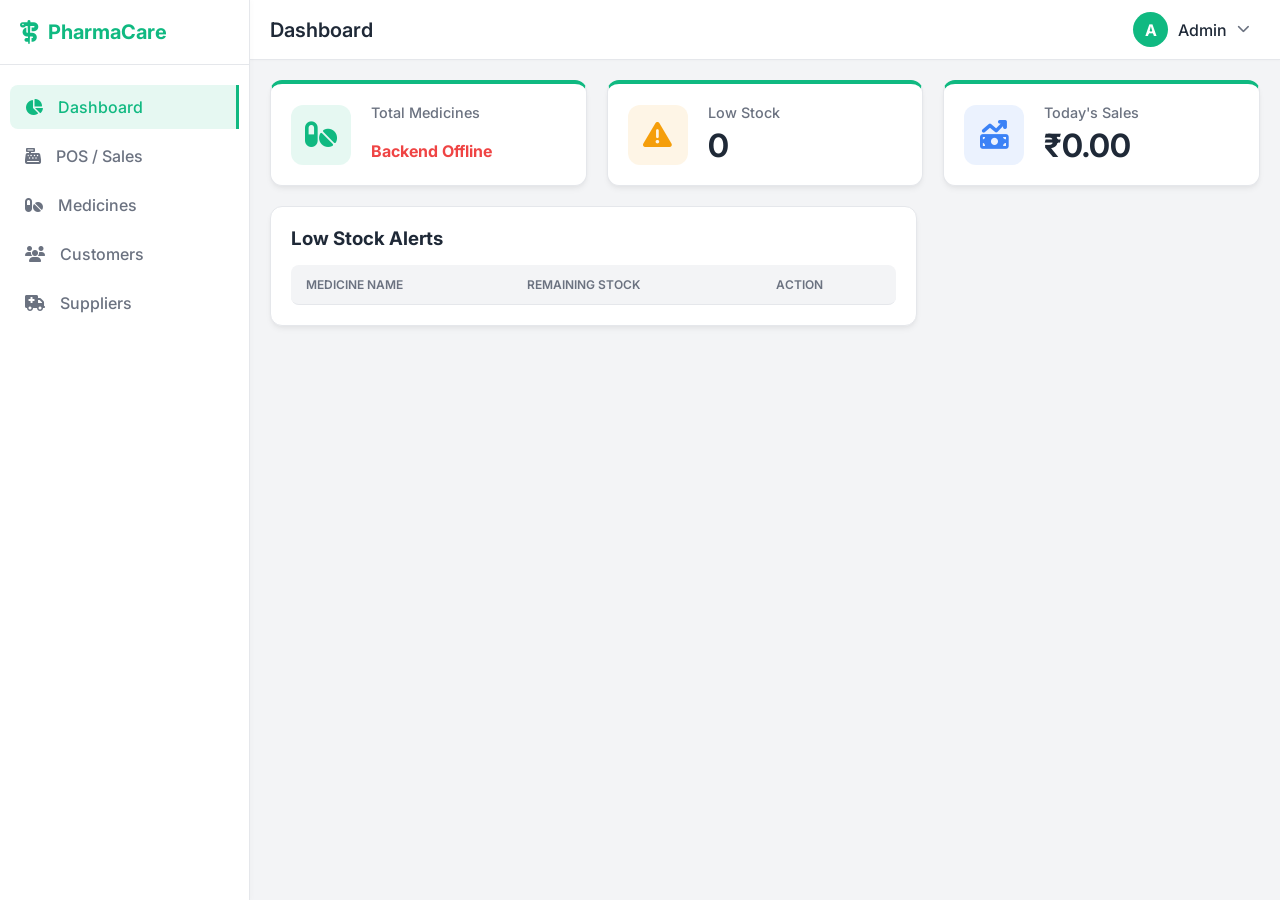
<file: src/main/resources/static/index.html>
<!DOCTYPE html>
<html lang="en">
<head>
    <meta charset="UTF-8">
    <meta name="viewport" content="width=device-width, initial-scale=1.0">
    <title>PMS - Pharmacy Management System</title>
    <link href="https://fonts.googleapis.com/css2?family=Inter:wght@300;400;500;600;700&display=swap" rel="stylesheet">
    <link rel="stylesheet" href="https://cdnjs.cloudflare.com/ajax/libs/font-awesome/6.4.0/css/all.min.css">
    <link rel="stylesheet" href="css/style.css">
</head>
<body>

    <!-- Sidebar -->
    <aside class="sidebar">
        <div class="logo-container">
            <i class="fa-solid fa-staff-snake"></i>
            <span>PharmaCare</span>
        </div>
        <ul class="nav-links">
            <li class="nav-item">
                <a href="#" class="nav-link active" data-target="dashboard-view">
                    <i class="fa-solid fa-chart-pie"></i> Dashboard
                </a>
            </li>
            <li class="nav-item">
                <a href="#" class="nav-link" data-target="pos-view">
                    <i class="fa-solid fa-cash-register"></i> POS / Sales
                </a>
            </li>
            <li class="nav-item">
                <a href="#" class="nav-link" data-target="medicines-view">
                    <i class="fa-solid fa-pills"></i> Medicines
                </a>
            </li>
            <li class="nav-item">
                <a href="#" class="nav-link" data-target="customers-view">
                    <i class="fa-solid fa-users"></i> Customers
                </a>
            </li>
            <li class="nav-item">
                <a href="#" class="nav-link" data-target="suppliers-view">
                    <i class="fa-solid fa-truck-medical"></i> Suppliers
                </a>
            </li>
        </ul>
    </aside>

    <!-- Main Content -->
    <main class="main-content">
        <!-- Topbar -->
        <header class="topbar">
            <div class="page-title" id="topbar-title">Dashboard</div>
            <div class="user-profile" id="admin-menu-toggle">
                <div class="user-avatar">A</div>
                <span style="font-weight: 500;">Admin</span>
                <i class="fa-solid fa-chevron-down" style="font-size: 0.8rem; color: var(--text-muted);"></i>
                
                <div class="dropdown-menu" id="admin-dropdown">
                    <a href="#" class="dropdown-item nav-link" data-target="profile-view"><i class="fa-solid fa-user"></i> My Profile</a>
                    <a href="#" class="dropdown-item nav-link" data-target="settings-view"><i class="fa-solid fa-gear"></i> Settings</a>
                    <div class="dropdown-divider"></div>
                    <a href="#" class="dropdown-item" style="color: var(--danger);"><i class="fa-solid fa-right-from-bracket"></i> Logout</a>
                </div>
            </div>
        </header>

        <!-- Views Container -->
        <div class="content-container">
            
            <!-- Dashboard View -->
            <div id="dashboard-view" class="view-section">
                <div class="grid-cards">
                    <div class="card stat-card">
                        <div class="stat-icon"><i class="fa-solid fa-pills"></i></div>
                        <div class="stat-details">
                            <p>Total Medicines</p>
                            <h3 id="stat-total-medicines">0</h3>
                        </div>
                    </div>
                    <div class="card stat-card">
                        <div class="stat-icon" style="background: rgba(245, 158, 11, 0.1); color: var(--warning);"><i class="fa-solid fa-triangle-exclamation"></i></div>
                        <div class="stat-details">
                            <p>Low Stock</p>
                            <h3 id="stat-low-stock">0</h3>
                        </div>
                    </div>
                    <div class="card stat-card">
                        <div class="stat-icon" style="background: rgba(59, 130, 246, 0.1); color: var(--secondary);"><i class="fa-solid fa-money-bill-trend-up"></i></div>
                        <div class="stat-details">
                            <p>Today's Sales</p>
                            <h3 id="stat-todays-sales">₹0.00</h3>
                        </div>
                    </div>
                </div>

                <div class="grid-cards" style="grid-template-columns: 2fr 1fr;">
                    <div class="card">
                        <h3 style="margin-bottom: 15px; color: var(--text-main);">Low Stock Alerts</h3>
                        <table id="low-stock-table">
                            <thead>
                                <tr>
                                    <th>Medicine Name</th>
                                    <th>Remaining Stock</th>
                                    <th>Action</th>
                                </tr>
                            </thead>
                            <tbody>
                                <!-- Populated by JS -->
                            </tbody>
                        </table>
                    </div>
                </div>
            </div>

            <!-- Medicines View -->
            <div id="medicines-view" class="view-section" style="display: none;">
                <div class="card">
                    <div style="display: flex; justify-content: space-between; margin-bottom: 20px;">
                        <input type="text" id="medicine-search" class="form-control" placeholder="Search medicines by name or category..." style="max-width: 350px;">
                        <button class="btn btn-primary" onclick="openMedicineModal()"><i class="fa-solid fa-plus"></i> Add Medicine</button>
                    </div>
                    <table id="medicines-table">
                        <thead>
                            <tr>
                                <th>ID</th>
                                <th>Name</th>
                                <th>Category</th>
                                <th>Stock</th>
                                <th>Price</th>
                                <th>Expiry Date</th>
                            </tr>
                        </thead>
                        <tbody>
                            <!-- Populated by JS -->
                        </tbody>
                    </table>
                </div>
            </div>

            <!-- Customers View -->
            <div id="customers-view" class="view-section" style="display: none;">
                <div class="card">
                    <div style="display: flex; justify-content: space-between; margin-bottom: 20px;">
                        <input type="text" id="customer-search" class="form-control" placeholder="Search customers..." style="max-width: 350px;">
                        <button class="btn btn-primary" onclick="openCustomerModal()"><i class="fa-solid fa-plus"></i> Add Customer</button>
                    </div>
                    <table id="customers-table">
                        <thead>
                            <tr>
                                <th>ID</th>
                                <th>Name</th>
                                <th>Phone</th>
                                <th>Email</th>
                                <th>Address</th>
                            </tr>
                        </thead>
                        <tbody>
                            <!-- Populated by JS -->
                        </tbody>
                    </table>
                </div>
            </div>

            <!-- Suppliers View -->
            <div id="suppliers-view" class="view-section" style="display: none;">
                <div class="card">
                    <div style="display: flex; justify-content: space-between; margin-bottom: 20px;">
                        <input type="text" id="supplier-search" class="form-control" placeholder="Search suppliers..." style="max-width: 350px;">
                        <button class="btn btn-primary" onclick="openSupplierModal()"><i class="fa-solid fa-plus"></i> Add Supplier</button>
                    </div>
                    <table id="suppliers-table">
                        <thead>
                            <tr>
                                <th>ID</th>
                                <th>Company Name</th>
                                <th>Contact Person</th>
                                <th>Phone</th>
                                <th>Email</th>
                            </tr>
                        </thead>
                        <tbody>
                            <!-- Populated by JS -->
                        </tbody>
                    </table>
                </div>
            </div>

            <!-- POS View -->
            <div id="pos-view" class="view-section" style="display: none;">
                <div class="pos-layout">
                    <!-- Products Area -->
                    <div class="pos-products">
                        <div class="pos-search">
                            <input type="text" id="pos-search-input" placeholder="Search medicines by name..." oninput="filterPOS()">
                        </div>
                        <div id="pos-product-list" class="grid-cards" style="margin-top: 20px;">
                            <!-- Products populated by JS -->
                        </div>
                    </div>
                    
                    <!-- Cart Area -->
                    <div class="pos-cart">
                        <div style="padding: 15px; border-bottom: 1px solid var(--border); background: var(--bg-main); border-radius: 12px 12px 0 0;">
                            <h3 style="color: var(--text-main);">Current Sale</h3>
                        </div>
                        <div class="cart-items" id="cart-items-container">
                            <!-- Cart items populated by JS -->
                        </div>
                        <div class="cart-summary">
                            <div class="summary-row">
                                <span>Subtotal:</span>
                                <span id="cart-subtotal">₹0.00</span>
                            </div>
                            <div class="summary-row">
                                <span>Tax (5%):</span>
                                <span id="cart-tax">₹0.00</span>
                            </div>
                            <div class="summary-row" style="align-items: center;">
                                <span>Discount (₹):</span>
                                <input type="number" id="cart-discount" class="form-control" style="width: 80px; padding: 5px; height: 30px;" value="0" min="0" oninput="renderCart()">
                            </div>
                            <div class="summary-row" style="align-items: center; margin-top: 5px; margin-bottom: 5px;">
                                <label style="display: flex; align-items: center; gap: 8px; cursor: pointer; font-weight: 500; color: var(--primary);">
                                    <input type="checkbox" id="cart-quick-delivery" onchange="toggleDelivery()">
                                    <i class="fa-solid fa-motorcycle"></i> Quick Delivery
                                </label>
                            </div>
                            <div id="delivery-address-container" style="display: none; margin-bottom: 10px;">
                                <input type="text" id="cart-delivery-address" class="form-control" placeholder="Enter delivery address..." style="width: 100%; font-size: 0.85rem; padding: 8px;">
                            </div>
                            <div class="summary-row" id="delivery-fee-row" style="display: none;">
                                <span>Delivery Fee:</span>
                                <span id="cart-delivery-fee">₹50.00</span>
                            </div>
                            <div class="summary-total">
                                <span>Net Total:</span>
                                <span id="cart-total" style="color: var(--primary);">₹0.00</span>
                            </div>
                            <button class="btn btn-primary" style="width: 100%; justify-content: center; margin-top: 20px; padding: 15px; font-size: 1.1rem; box-shadow: 0 4px 6px rgba(16, 185, 129, 0.2);" onclick="processSale()">
                                <i class="fa-solid fa-check"></i> Complete Sale & Print
                            </button>
                        </div>
                    </div>
                </div>
            </div>
            <!-- Profile View -->
            <div id="profile-view" class="view-section" style="display: none;">
                <div class="card" style="max-width: 600px; margin: 0 auto;">
                    <div style="text-align: center; margin-bottom: 30px;">
                        <div class="user-avatar" style="width: 80px; height: 80px; font-size: 2.5rem; margin: 0 auto 15px auto;">A</div>
                        <h2 style="color: var(--text-main);">Admin User</h2>
                        <p style="color: var(--text-muted);">Administrator</p>
                    </div>
                    <form>
                        <div class="form-group">
                            <label>Full Name</label>
                            <input type="text" class="form-control" value="Admin User">
                        </div>
                        <div class="form-group">
                            <label>Email Address</label>
                            <input type="email" class="form-control" value="admin@pharmacare.com">
                        </div>
                        <div class="form-group">
                            <label>Phone Number</label>
                            <input type="text" class="form-control" value="+91 98765 43210">
                        </div>
                        <div class="form-group">
                            <label>New Password</label>
                            <input type="password" class="form-control" placeholder="Leave blank to keep current password">
                        </div>
                        <button type="button" class="btn btn-primary" style="width: 100%; justify-content: center; margin-top: 10px;" onclick="alert('Profile updated successfully!')">Save Changes</button>
                    </form>
                </div>
            </div>

            <!-- Settings View -->
            <div id="settings-view" class="view-section" style="display: none;">
                <div class="card" style="max-width: 600px; margin: 0 auto;">
                    <h2 style="margin-bottom: 20px;">System Settings</h2>
                    <form>
                        <div class="form-group">
                            <label>Pharmacy Name</label>
                            <input type="text" class="form-control" value="PharmaCare">
                        </div>
                        <div class="form-group">
                            <label>Contact Email</label>
                            <input type="email" class="form-control" value="contact@pharmacare.com">
                        </div>
                        <div class="form-group">
                            <label>Tax Rate (%)</label>
                            <input type="number" step="0.1" class="form-control" value="5.0">
                        </div>
                        <div class="form-group">
                            <label>Currency Symbol</label>
                            <select class="form-control">
                                <option value="₹">₹ (INR)</option>
                                <option value="$">$ (USD)</option>
                                <option value="€">€ (EUR)</option>
                                <option value="£">£ (GBP)</option>
                            </select>
                        </div>
                        <div class="form-group">
                            <label>Theme Preference</label>
                            <select class="form-control">
                                <option>System Default</option>
                                <option>Light Mode</option>
                                <option>Dark Mode</option>
                            </select>
                        </div>
                        <button type="button" class="btn btn-primary" style="width: 100%; justify-content: center; margin-top: 10px;" onclick="alert('Settings saved successfully!')">Save Settings</button>
                    </form>
                </div>
            </div>

        </div>
    </main>

    <!-- Medicine Modal -->
    <div id="medicine-modal" class="modal">
        <div class="modal-content">
            <button class="modal-close" onclick="closeModal('medicine-modal')">&times;</button>
            <h2 style="margin-bottom: 20px;">Add New Medicine</h2>
            <form id="medicine-form">
                <div class="form-group">
                    <label>Medicine Name</label>
                    <input type="text" id="med-name" class="form-control" required>
                </div>
                <div class="grid-cards" style="grid-template-columns: 1fr 1fr; margin-bottom: 0;">
                    <div class="form-group">
                        <label>Category</label>
                        <input type="text" id="med-category" class="form-control">
                    </div>
                    <div class="form-group">
                        <label>Quantity in Stock</label>
                        <input type="number" id="med-qty" class="form-control" required>
                    </div>
                </div>
                <div class="grid-cards" style="grid-template-columns: 1fr 1fr; margin-bottom: 0;">
                    <div class="form-group">
                        <label>Selling Price (₹)</label>
                        <input type="number" step="0.01" id="med-price" class="form-control" required>
                    </div>
                    <div class="form-group">
                        <label>Cost Price (₹)</label>
                        <input type="number" step="0.01" id="med-cost" class="form-control">
                    </div>
                </div>
                <div class="form-group">
                    <label>Expiry Date</label>
                    <input type="date" id="med-expiry" class="form-control">
                </div>
                <button type="submit" class="btn btn-primary" style="width: 100%; justify-content: center; margin-top: 10px;">Save Medicine</button>
            </form>
        </div>
    </div>

    <!-- Customer Modal -->
    <div id="customer-modal" class="modal">
        <div class="modal-content">
            <button class="modal-close" onclick="closeModal('customer-modal')">&times;</button>
            <h2 style="margin-bottom: 20px;">Add New Customer</h2>
            <form id="customer-form">
                <div class="form-group">
                    <label>Full Name</label>
                    <input type="text" id="cust-name" class="form-control" required>
                </div>
                <div class="form-group">
                    <label>Phone Number</label>
                    <input type="text" id="cust-phone" class="form-control" required>
                </div>
                <div class="form-group">
                    <label>Email Address</label>
                    <input type="email" id="cust-email" class="form-control">
                </div>
                <div class="form-group">
                    <label>Address</label>
                    <input type="text" id="cust-address" class="form-control">
                </div>
                <button type="submit" class="btn btn-primary" style="width: 100%; justify-content: center; margin-top: 10px;">Save Customer</button>
            </form>
        </div>
    </div>

    <!-- Supplier Modal -->
    <div id="supplier-modal" class="modal">
        <div class="modal-content">
            <button class="modal-close" onclick="closeModal('supplier-modal')">&times;</button>
            <h2 style="margin-bottom: 20px;">Add New Supplier</h2>
            <form id="supplier-form">
                <div class="form-group">
                    <label>Company Name</label>
                    <input type="text" id="sup-name" class="form-control" required>
                </div>
                <div class="form-group">
                    <label>Contact Person</label>
                    <input type="text" id="sup-person" class="form-control" required>
                </div>
                <div class="form-group">
                    <label>Phone Number</label>
                    <input type="text" id="sup-phone" class="form-control" required>
                </div>
                <div class="form-group">
                    <label>Email Address</label>
                    <input type="email" id="sup-email" class="form-control">
                </div>
                <button type="submit" class="btn btn-primary" style="width: 100%; justify-content: center; margin-top: 10px;">Save Supplier</button>
            </form>
        </div>
    </div>

    <!-- Invoice Modal (Receipt) -->
    <div id="invoice-modal" class="modal">
        <div class="modal-content large">
            <button class="modal-close" onclick="closeModal('invoice-modal')">&times;</button>
            
            <div id="invoice-printable-area">
                <div class="invoice-header">
                    <h1>PharmaCare</h1>
                    <p>123 Health Avenue, Medical District, Mumbai, MH 400001</p>
                    <p>Phone: (555) 123-4567 | Email: contact@pharmacare.com</p>
                    <h3 style="margin-top: 15px; color: var(--text-main);">TAX INVOICE</h3>
                    <p style="text-align: right; margin-top: -20px;" id="invoice-date"></p>
                </div>

                <div id="inv-delivery-address-section" style="margin-top: 15px; margin-bottom: 15px; display: none; padding: 10px; background: rgba(59, 130, 246, 0.05); border-radius: 8px; border-left: 4px solid var(--primary);">
                    <strong style="color: var(--primary);"><i class="fa-solid fa-motorcycle"></i> Delivery Address:</strong> <br>
                    <span id="inv-delivery-address" style="font-size: 0.95rem; color: var(--text-main);"></span>
                </div>

                <table class="invoice-table">
                    <thead>
                        <tr>
                            <th>Item Name</th>
                            <th>Qty</th>
                            <th>Unit Price</th>
                            <th style="text-align: right;">Total</th>
                        </tr>
                    </thead>
                    <tbody id="invoice-items">
                        <!-- Populated by JS -->
                    </tbody>
                </table>

                <div style="margin-top: 20px; display: flex; justify-content: flex-end;">
                    <div style="width: 250px;">
                        <div class="summary-row">
                            <span>Subtotal:</span>
                            <span id="inv-subtotal">₹0.00</span>
                        </div>
                        <div class="summary-row">
                            <span>Tax (5%):</span>
                            <span id="inv-tax">₹0.00</span>
                        </div>
                        <div class="summary-row">
                            <span>Discount:</span>
                            <span id="inv-discount">-₹0.00</span>
                        </div>
                        <div class="summary-row" id="inv-delivery-row" style="display: none;">
                            <span>Delivery Fee:</span>
                            <span id="inv-delivery-fee">₹50.00</span>
                        </div>
                        <div class="summary-total" style="font-size: 1.5rem;">
                            <span>Net Total:</span>
                            <span id="inv-total" style="color: var(--primary);">₹0.00</span>
                        </div>
                    </div>
                </div>
                
                <div style="margin-top: 40px; text-align: center; color: var(--text-muted); font-size: 0.9rem;">
                    <p>Thank you for shopping with PharmaCare!</p>
                    <p>Get well soon.</p>
                </div>
            </div>

            <div style="display: flex; gap: 10px; margin-top: 30px;">
                <button class="btn btn-outline" style="flex: 1; justify-content: center;" onclick="closeModal('invoice-modal')">Close</button>
                <button class="btn btn-primary" style="flex: 1; justify-content: center;" onclick="window.print()"><i class="fa-solid fa-print"></i> Print Receipt</button>
            </div>
        </div>
    </div>

    <script src="js/app.js"></script>
</body>
</html>
</file>
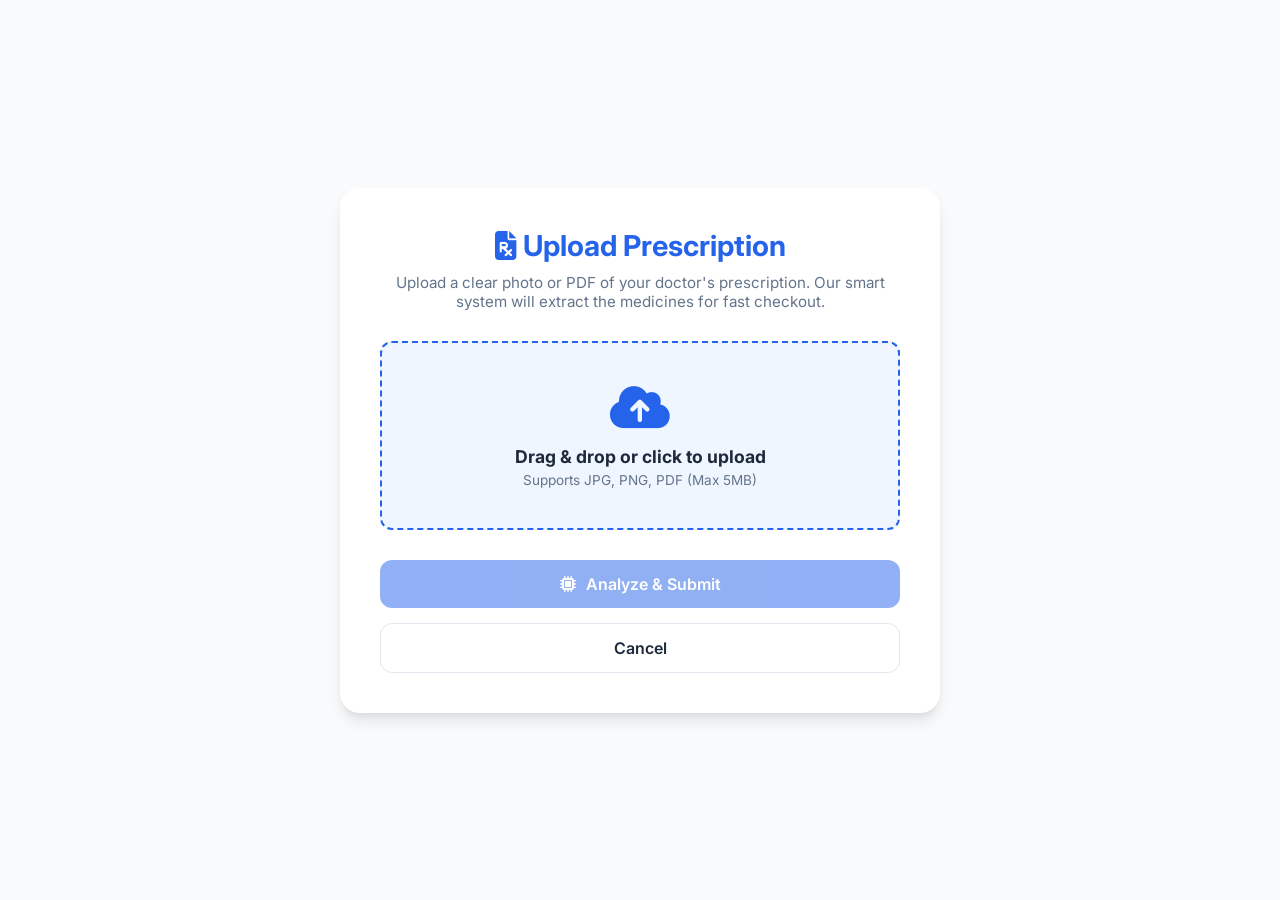
<file: src/main/resources/static/prescription.html>
<!DOCTYPE html>
<html lang="en">
<head>
    <meta charset="UTF-8">
    <meta name="viewport" content="width=device-width, initial-scale=1.0">
    <title>Upload Prescription - PharmaCare</title>
    <link href="https://fonts.googleapis.com/css2?family=Inter:wght@300;400;500;600;700&display=swap" rel="stylesheet">
    <link rel="stylesheet" href="https://cdnjs.cloudflare.com/ajax/libs/font-awesome/6.4.0/css/all.min.css">
    <style>
        :root {
            --primary: #2563eb;
            --primary-hover: #1d4ed8;
            --secondary: #10b981;
            --bg-body: #f8fafc;
            --bg-card: #ffffff;
            --text-main: #1e293b;
            --text-muted: #64748b;
            --border: #e2e8f0;
            --shadow: 0 10px 15px -3px rgba(0, 0, 0, 0.1), 0 4px 6px -2px rgba(0, 0, 0, 0.05);
            --radius: 12px;
        }

        * { margin: 0; padding: 0; box-sizing: border-box; font-family: 'Inter', sans-serif; }
        body { background-color: var(--bg-body); color: var(--text-main); display: flex; align-items: center; justify-content: center; min-height: 100vh; padding: 20px; }

        .container {
            width: 100%; max-width: 600px; background: var(--bg-card); border-radius: 20px; box-shadow: var(--shadow); overflow: hidden; padding: 40px; position: relative;
        }

        .header { text-align: center; margin-bottom: 30px; }
        .header h1 { font-size: 1.8rem; color: var(--primary); margin-bottom: 10px; }
        .header p { color: var(--text-muted); font-size: 0.95rem; }

        .upload-zone {
            border: 2px dashed var(--primary); border-radius: var(--radius); padding: 40px 20px; text-align: center; background: #eff6ff; cursor: pointer; transition: all 0.3s; margin-bottom: 30px; position: relative;
        }
        .upload-zone:hover { background: #dbeafe; border-color: var(--primary-hover); }
        .upload-zone i { font-size: 3rem; color: var(--primary); margin-bottom: 15px; }
        .upload-zone h3 { font-size: 1.1rem; margin-bottom: 5px; }
        .upload-zone p { font-size: 0.85rem; color: var(--text-muted); }
        
        #file-input { display: none; }

        .preview-container {
            display: none; align-items: center; gap: 15px; padding: 15px; background: #f8fafc; border: 1px solid var(--border); border-radius: var(--radius); margin-bottom: 30px;
        }
        .preview-icon { font-size: 2rem; color: var(--secondary); }
        .preview-details { flex: 1; }
        .preview-name { font-weight: 600; font-size: 0.95rem; margin-bottom: 3px; }
        .preview-size { font-size: 0.8rem; color: var(--text-muted); }

        .btn {
            width: 100%; padding: 14px; border: none; border-radius: var(--radius); font-size: 1rem; font-weight: 600; cursor: pointer; transition: all 0.3s; display: flex; justify-content: center; align-items: center; gap: 10px;
        }
        .btn-primary { background: var(--primary); color: white; }
        .btn-primary:hover { background: var(--primary-hover); }
        .btn-secondary { background: white; color: var(--text-main); border: 1px solid var(--border); margin-top: 15px; }

        /* Scanner Animation */
        .scanner-overlay {
            position: absolute; top: 0; left: 0; right: 0; bottom: 0; background: rgba(255,255,255,0.9); z-index: 10; display: none; flex-direction: column; align-items: center; justify-content: center;
        }
        .scanner-line {
            width: 100%; max-width: 300px; height: 3px; background: var(--secondary); position: relative; overflow: hidden; margin-bottom: 20px; box-shadow: 0 0 10px var(--secondary);
            animation: scan 1.5s ease-in-out infinite alternate;
        }
        @keyframes scan {
            0% { transform: translateY(-50px); }
            100% { transform: translateY(50px); }
        }
        .scanner-text { font-weight: 600; color: var(--text-main); font-size: 1.1rem; }
        .scanner-subtext { font-size: 0.85rem; color: var(--text-muted); margin-top: 5px; }

    </style>
</head>
<body>

    <div class="container">
        <div class="header">
            <h1><i class="fa-solid fa-file-prescription"></i> Upload Prescription</h1>
            <p>Upload a clear photo or PDF of your doctor's prescription. Our smart system will extract the medicines for fast checkout.</p>
        </div>

        <div class="upload-zone" onclick="document.getElementById('file-input').click()">
            <i class="fa-solid fa-cloud-arrow-up"></i>
            <h3>Drag & drop or click to upload</h3>
            <p>Supports JPG, PNG, PDF (Max 5MB)</p>
            <input type="file" id="file-input" accept="image/*,.pdf" onchange="handleFile(this)">
        </div>

        <div class="preview-container" id="preview-box">
            <i class="fa-regular fa-image preview-icon"></i>
            <div class="preview-details">
                <div class="preview-name" id="file-name">prescription_img.jpg</div>
                <div class="preview-size" id="file-size">1.2 MB</div>
            </div>
            <i class="fa-solid fa-circle-check" style="color: var(--secondary); font-size: 1.2rem;"></i>
        </div>

        <button class="btn btn-primary" onclick="startScan()" id="submit-btn" disabled style="opacity: 0.5;">
            <i class="fa-solid fa-microchip"></i> Analyze & Submit
        </button>
        <button class="btn btn-secondary" onclick="window.location.href='store.html'">Cancel</button>

        <!-- Scanner Simulation UI -->
        <div class="scanner-overlay" id="scanner">
            <i class="fa-solid fa-microscope" style="font-size: 3rem; color: var(--secondary); margin-bottom: 20px;"></i>
            <div class="scanner-line"></div>
            <div class="scanner-text" id="scan-text">Extracting handwriting...</div>
            <div class="scanner-subtext">Powered by Smart OCR</div>
        </div>
    </div>

    <script>
        let selectedFile = null;

        function handleFile(input) {
            if (input.files && input.files[0]) {
                selectedFile = input.files[0];
                document.getElementById('file-name').innerText = selectedFile.name;
                document.getElementById('file-size').innerText = (selectedFile.size / 1024 / 1024).toFixed(2) + ' MB';
                
                document.getElementById('preview-box').style.display = 'flex';
                const btn = document.getElementById('submit-btn');
                btn.disabled = false;
                btn.style.opacity = '1';
            }
        }

        async function startScan() {
            if (!selectedFile) return;

            const scanner = document.getElementById('scanner');
            const scanText = document.getElementById('scan-text');
            scanner.style.display = 'flex';

            // Simulate OCR scanning stages
            setTimeout(() => { scanText.innerText = "Verifying Doctor's Signature..."; }, 1500);
            setTimeout(() => { scanText.innerText = "Cross-referencing Medicines..."; }, 3000);

            // Submit to backend
            setTimeout(async () => {
                const payload = {
                    fileName: selectedFile.name,
                    fileUrl: "https://images.unsplash.com/photo-1585435557343-3b092031a831?w=500&q=80", // Placeholder mockup image
                    customer: { id: 1 }
                };

                try {
                    const res = await fetch('http://localhost:8080/api/prescriptions/upload', {
                        method: 'POST',
                        headers: { 'Content-Type': 'application/json' },
                        body: JSON.stringify(payload)
                    });
                    
                    if(res.ok) {
                        scanText.innerText = "Verification Complete!";
                        scanText.style.color = "var(--secondary)";
                        document.querySelector('.scanner-line').style.display = 'none';
                        document.querySelector('.fa-microscope').className = 'fa-solid fa-circle-check';
                        
                        setTimeout(() => {
                            window.location.href = 'customer-dashboard.html';
                        }, 1000);
                    } else {
                        alert("Error uploading prescription.");
                        scanner.style.display = 'none';
                    }
                } catch(e) {
                    console.error(e);
                    alert("Network error.");
                    scanner.style.display = 'none';
                }
            }, 4500);
        }
    </script>
</body>
</html>
</file>
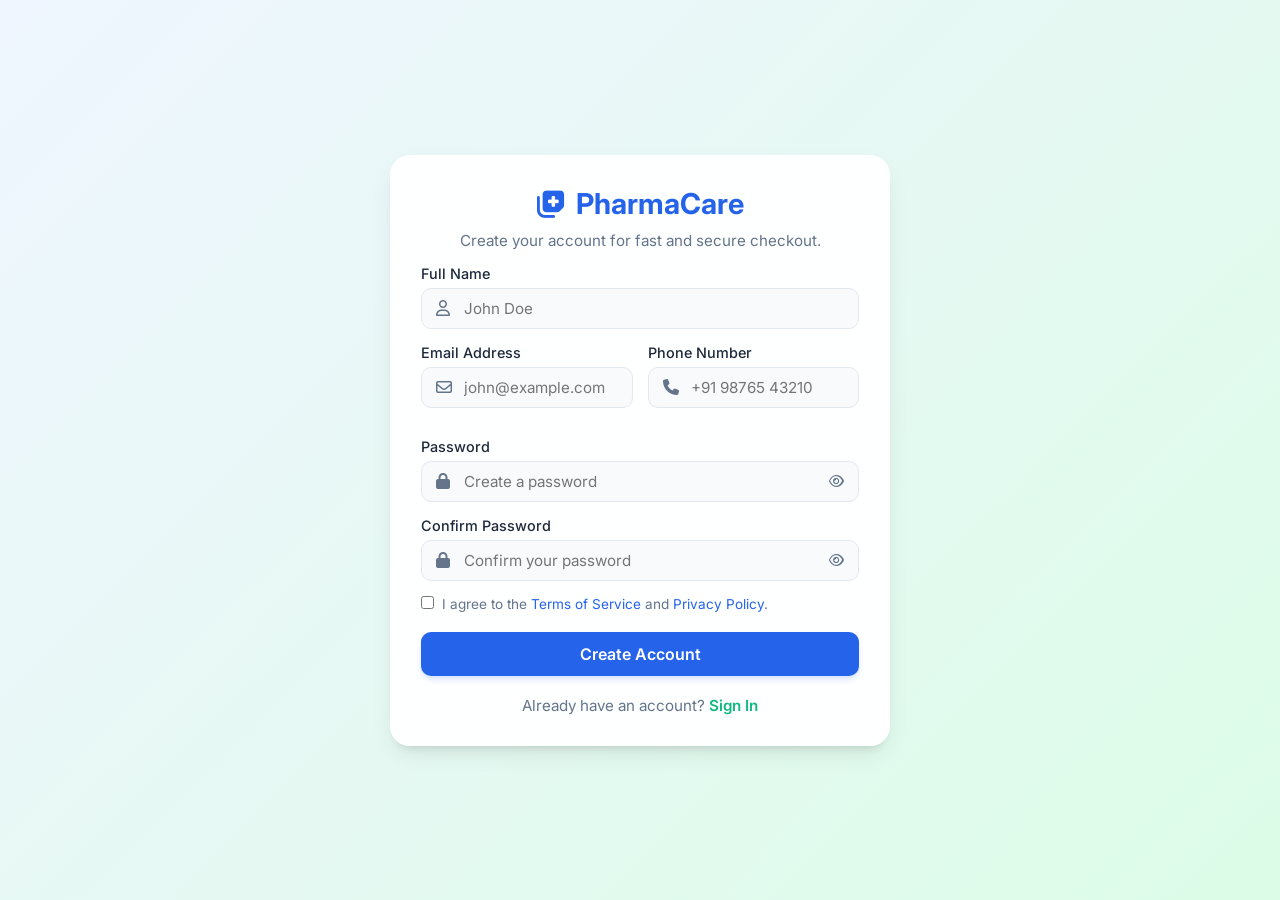
<file: src/main/resources/static/register.html>
<!DOCTYPE html>
<html lang="en">
<head>
    <meta charset="UTF-8">
    <meta name="viewport" content="width=device-width, initial-scale=1.0">
    <title>Create Account - PharmaCare</title>
    <link href="https://fonts.googleapis.com/css2?family=Inter:wght@300;400;500;600;700&display=swap" rel="stylesheet">
    <link rel="stylesheet" href="https://cdnjs.cloudflare.com/ajax/libs/font-awesome/6.4.0/css/all.min.css">
    <style>
        :root {
            --primary: #2563eb;
            --primary-hover: #1d4ed8;
            --secondary: #10b981;
            --bg-body: #f0fdf4;
            --bg-card: rgba(255, 255, 255, 0.95);
            --text-main: #1e293b;
            --text-muted: #64748b;
            --border: #e2e8f0;
            --shadow: 0 10px 25px -5px rgba(0, 0, 0, 0.1), 0 8px 10px -6px rgba(0, 0, 0, 0.1);
        }

        * {
            margin: 0;
            padding: 0;
            box-sizing: border-box;
            font-family: 'Inter', sans-serif;
        }

        body {
            background: linear-gradient(135deg, #eff6ff 0%, #dcfce7 100%);
            min-height: 100vh;
            display: flex;
            align-items: center;
            justify-content: center;
            color: var(--text-main);
            padding: 20px;
        }

        .auth-container {
            width: 100%;
            max-width: 500px;
            background: var(--bg-card);
            backdrop-filter: blur(10px);
            border-radius: 20px;
            box-shadow: var(--shadow);
            overflow: hidden;
            border: 1px solid rgba(255, 255, 255, 0.2);
            animation: slideUp 0.5s ease-out;
        }

        @keyframes slideUp {
            from { opacity: 0; transform: translateY(20px); }
            to { opacity: 1; transform: translateY(0); }
        }

        .auth-header {
            text-align: center;
            padding: 30px 30px 15px;
        }

        .brand {
            font-size: 1.8rem;
            font-weight: 700;
            color: var(--primary);
            text-decoration: none;
            display: inline-flex;
            align-items: center;
            gap: 10px;
            margin-bottom: 10px;
        }

        .auth-header p {
            color: var(--text-muted);
            font-size: 0.95rem;
        }

        .auth-body {
            padding: 0 30px 30px;
        }

        .form-row {
            display: flex;
            gap: 15px;
            margin-bottom: 15px;
        }

        .form-group {
            flex: 1;
            margin-bottom: 15px;
            position: relative;
        }

        .form-label {
            display: block;
            margin-bottom: 6px;
            font-weight: 500;
            font-size: 0.9rem;
            color: var(--text-main);
        }

        .input-group {
            position: relative;
            display: flex;
            align-items: center;
        }

        .input-icon {
            position: absolute;
            left: 15px;
            color: var(--text-muted);
        }

        .form-control {
            width: 100%;
            padding: 10px 15px 10px 42px;
            border: 1px solid var(--border);
            border-radius: 10px;
            font-size: 0.95rem;
            transition: all 0.3s;
            background: #f8fafc;
        }

        .form-control:focus {
            outline: none;
            border-color: var(--primary);
            box-shadow: 0 0 0 3px rgba(37, 99, 235, 0.1);
            background: white;
        }

        .password-toggle {
            position: absolute;
            right: 15px;
            color: var(--text-muted);
            cursor: pointer;
            background: none;
            border: none;
        }

        .checkbox-container {
            display: flex;
            align-items: flex-start;
            gap: 8px;
            color: var(--text-muted);
            cursor: pointer;
            font-size: 0.85rem;
            margin-bottom: 20px;
        }
        
        .checkbox-container a {
            color: var(--primary);
            text-decoration: none;
        }

        .btn {
            width: 100%;
            padding: 12px;
            border: none;
            border-radius: 10px;
            font-size: 1rem;
            font-weight: 600;
            cursor: pointer;
            transition: all 0.3s;
        }

        .btn-primary {
            background: var(--primary);
            color: white;
            box-shadow: 0 4px 6px -1px rgba(37, 99, 235, 0.2);
        }
        .btn-primary:hover {
            background: var(--primary-hover);
            transform: translateY(-2px);
            box-shadow: 0 6px 8px -1px rgba(37, 99, 235, 0.3);
        }

        .auth-footer {
            text-align: center;
            margin-top: 20px;
            font-size: 0.95rem;
            color: var(--text-muted);
        }

        .auth-footer a {
            color: var(--secondary);
            font-weight: 600;
            text-decoration: none;
        }
        .auth-footer a:hover { text-decoration: underline; }

        @media (max-width: 500px) {
            .form-row {
                flex-direction: column;
                gap: 0;
            }
        }
    </style>
</head>
<body>

    <div class="auth-container">
        <div class="auth-header">
            <a href="store.html" class="brand">
                <i class="fa-solid fa-notes-medical"></i> PharmaCare
            </a>
            <p>Create your account for fast and secure checkout.</p>
        </div>

        <div class="auth-body">
            <form action="store.html" onsubmit="event.preventDefault(); window.location.href='store.html';">
                
                <div class="form-group">
                    <label class="form-label">Full Name</label>
                    <div class="input-group">
                        <i class="fa-regular fa-user input-icon"></i>
                        <input type="text" class="form-control" placeholder="John Doe" required>
                    </div>
                </div>

                <div class="form-row">
                    <div class="form-group">
                        <label class="form-label">Email Address</label>
                        <div class="input-group">
                            <i class="fa-regular fa-envelope input-icon"></i>
                            <input type="email" class="form-control" placeholder="john@example.com" required>
                        </div>
                    </div>

                    <div class="form-group">
                        <label class="form-label">Phone Number</label>
                        <div class="input-group">
                            <i class="fa-solid fa-phone input-icon"></i>
                            <input type="tel" class="form-control" placeholder="+91 98765 43210" required>
                        </div>
                    </div>
                </div>

                <div class="form-group">
                    <label class="form-label">Password</label>
                    <div class="input-group">
                        <i class="fa-solid fa-lock input-icon"></i>
                        <input type="password" class="form-control" id="password" placeholder="Create a password" required>
                        <button type="button" class="password-toggle" onclick="togglePassword('password', 'eye-icon')">
                            <i class="fa-regular fa-eye" id="eye-icon"></i>
                        </button>
                    </div>
                </div>

                <div class="form-group">
                    <label class="form-label">Confirm Password</label>
                    <div class="input-group">
                        <i class="fa-solid fa-lock input-icon"></i>
                        <input type="password" class="form-control" id="confirm-password" placeholder="Confirm your password" required>
                        <button type="button" class="password-toggle" onclick="togglePassword('confirm-password', 'eye-icon-confirm')">
                            <i class="fa-regular fa-eye" id="eye-icon-confirm"></i>
                        </button>
                    </div>
                </div>

                <label class="checkbox-container">
                    <input type="checkbox" required>
                    <span>I agree to the <a href="#">Terms of Service</a> and <a href="#">Privacy Policy</a>.</span>
                </label>

                <button type="submit" class="btn btn-primary">Create Account</button>

                <div class="auth-footer">
                    Already have an account? <a href="login.html">Sign In</a>
                </div>
            </form>
        </div>
    </div>

    <script>
        function togglePassword(inputId, iconId) {
            const input = document.getElementById(inputId);
            const icon = document.getElementById(iconId);
            if (input.type === 'password') {
                input.type = 'text';
                icon.classList.remove('fa-eye');
                icon.classList.add('fa-eye-slash');
            } else {
                input.type = 'password';
                icon.classList.remove('fa-eye-slash');
                icon.classList.add('fa-eye');
            }
        }
    </script>
</body>
</html>
</file>
<file: src/main/resources/static/css/style.css>
:root {
    --primary: #10b981; /* Medical Green */
    --primary-hover: #059669;
    --secondary: #3b82f6; /* Blue accent */
    --danger: #ef4444;
    --warning: #f59e0b;
    --dark: #111827;
    
    /* Light Theme Colors */
    --bg-main: #f3f4f6;
    --surface: #ffffff;
    --border: #e5e7eb;
    --text-main: #1f2937;
    --text-muted: #6b7280;
    --sidebar-bg: #ffffff;
    --shadow: 0 4px 6px -1px rgba(0, 0, 0, 0.05), 0 2px 4px -1px rgba(0, 0, 0, 0.03);
}

* {
    margin: 0;
    padding: 0;
    box-sizing: border-box;
    font-family: 'Inter', sans-serif;
}

body {
    background-color: var(--bg-main);
    color: var(--text-main);
    display: flex;
    height: 100vh;
    overflow: hidden;
}

/* Sidebar */
.sidebar {
    width: 250px;
    background-color: var(--sidebar-bg);
    border-right: 1px solid var(--border);
    display: flex;
    flex-direction: column;
    transition: all 0.3s ease;
    box-shadow: 2px 0 5px rgba(0,0,0,0.02);
    z-index: 10;
}

.logo-container {
    padding: 20px;
    display: flex;
    align-items: center;
    gap: 10px;
    font-size: 1.25rem;
    font-weight: 700;
    color: var(--primary);
    border-bottom: 1px solid var(--border);
}

.logo-container i {
    font-size: 1.5rem;
}

.nav-links {
    list-style: none;
    padding: 20px 10px;
    flex: 1;
}

.nav-item {
    margin-bottom: 5px;
}

.nav-link {
    display: flex;
    align-items: center;
    gap: 15px;
    padding: 12px 15px;
    color: var(--text-muted);
    text-decoration: none;
    border-radius: 8px;
    transition: all 0.2s;
    font-weight: 500;
}

.nav-link:hover {
    background-color: rgba(16, 185, 129, 0.05);
    color: var(--primary);
}

.nav-link.active {
    background-color: rgba(16, 185, 129, 0.1);
    color: var(--primary);
    border-right: 3px solid var(--primary);
    border-radius: 8px 0 0 8px;
}

/* Main Content */
.main-content {
    flex: 1;
    display: flex;
    flex-direction: column;
    overflow-y: auto;
}

.topbar {
    height: 60px;
    background-color: var(--surface);
    border-bottom: 1px solid var(--border);
    display: flex;
    align-items: center;
    justify-content: space-between;
    padding: 0 20px;
    box-shadow: 0 1px 2px rgba(0,0,0,0.02);
}

.page-title {
    font-size: 1.25rem;
    font-weight: 600;
}

.user-profile {
    display: flex;
    align-items: center;
    gap: 10px;
    cursor: pointer;
    position: relative;
    padding: 5px 10px;
    border-radius: 8px;
    transition: background 0.2s;
}

.user-profile:hover {
    background: var(--bg-main);
}

.user-avatar {
    width: 35px;
    height: 35px;
    background-color: var(--primary);
    color: white;
    border-radius: 50%;
    display: flex;
    align-items: center;
    justify-content: center;
    font-weight: bold;
}

.dropdown-menu {
    display: none;
    position: absolute;
    top: 50px;
    right: 0;
    background: var(--surface);
    border: 1px solid var(--border);
    border-radius: 8px;
    box-shadow: var(--shadow);
    width: 150px;
    z-index: 100;
    overflow: hidden;
}

.dropdown-menu.active {
    display: block;
    animation: fadeIn 0.2s ease;
}

.dropdown-item {
    padding: 10px 15px;
    display: block;
    color: var(--text-main);
    text-decoration: none;
    font-size: 0.9rem;
    transition: background 0.2s;
}

.dropdown-item:hover {
    background: var(--bg-main);
    color: var(--primary);
}

.dropdown-divider {
    height: 1px;
    background: var(--border);
    margin: 0;
}

.content-container {
    padding: 20px;
    flex: 1;
}

/* Common UI Elements */
.card {
    background-color: var(--surface);
    border-radius: 12px;
    border: 1px solid var(--border);
    padding: 20px;
    box-shadow: var(--shadow);
}

.btn {
    padding: 10px 20px;
    border-radius: 8px;
    border: none;
    cursor: pointer;
    font-weight: 600;
    transition: all 0.2s;
    display: inline-flex;
    align-items: center;
    gap: 8px;
    font-size: 0.9rem;
}

.btn-primary {
    background-color: var(--primary);
    color: white;
}

.btn-primary:hover {
    background-color: var(--primary-hover);
    box-shadow: 0 4px 6px rgba(16, 185, 129, 0.2);
}

.btn-danger {
    background-color: var(--danger);
    color: white;
}

.btn-outline {
    background: transparent;
    border: 1px solid var(--border);
    color: var(--text-main);
}

.btn-outline:hover {
    background: var(--bg-main);
}

/* Tables */
table {
    width: 100%;
    border-collapse: separate;
    border-spacing: 0;
    margin-top: 10px;
}

th, td {
    padding: 12px 15px;
    text-align: left;
    border-bottom: 1px solid var(--border);
}

th {
    color: var(--text-muted);
    font-weight: 600;
    text-transform: uppercase;
    font-size: 0.75rem;
    background: var(--bg-main);
}

th:first-child { border-top-left-radius: 8px; border-bottom-left-radius: 8px; }
th:last-child { border-top-right-radius: 8px; border-bottom-right-radius: 8px; }

tr { transition: background 0.2s; }
tr:hover td { background-color: rgba(16, 185, 129, 0.02); }

.badge {
    padding: 4px 10px;
    border-radius: 9999px;
    font-size: 0.75rem;
    font-weight: 600;
}

.badge-success { background-color: rgba(16, 185, 129, 0.1); color: var(--primary); }
.badge-warning { background-color: rgba(245, 158, 11, 0.1); color: var(--warning); }
.badge-danger { background-color: rgba(239, 68, 68, 0.1); color: var(--danger); }

/* Modals */
.modal {
    display: none;
    position: fixed;
    top: 0;
    left: 0;
    width: 100%;
    height: 100%;
    background-color: rgba(17, 24, 39, 0.5);
    backdrop-filter: blur(4px);
    z-index: 1000;
    align-items: center;
    justify-content: center;
}

.modal.active {
    display: flex;
    animation: fadeIn 0.2s ease;
}

.modal-content {
    background-color: var(--surface);
    border: 1px solid var(--border);
    border-radius: 12px;
    width: 100%;
    max-width: 500px;
    padding: 24px;
    position: relative;
    box-shadow: 0 20px 25px -5px rgba(0, 0, 0, 0.1);
}

.modal-content.large {
    max-width: 800px;
}

.modal-close {
    position: absolute;
    top: 15px;
    right: 15px;
    background: none;
    border: none;
    color: var(--text-muted);
    font-size: 1.5rem;
    cursor: pointer;
    transition: color 0.2s;
}

.modal-close:hover { color: var(--danger); }

.form-group {
    margin-bottom: 15px;
}

.form-group label {
    display: block;
    margin-bottom: 5px;
    color: var(--text-main);
    font-size: 0.9rem;
    font-weight: 500;
}

.form-control {
    width: 100%;
    padding: 10px 15px;
    background-color: var(--surface);
    border: 1px solid var(--border);
    border-radius: 8px;
    color: var(--text-main);
    transition: all 0.2s;
}

.form-control:focus {
    outline: none;
    border-color: var(--primary);
    box-shadow: 0 0 0 3px rgba(16, 185, 129, 0.1);
}

/* Grid Layouts */
.grid-cards {
    display: grid;
    grid-template-columns: repeat(auto-fit, minmax(250px, 1fr));
    gap: 20px;
    margin-bottom: 20px;
}

.stat-card {
    display: flex;
    align-items: center;
    gap: 20px;
    border-top: 4px solid var(--primary);
}

.stat-icon {
    width: 60px;
    height: 60px;
    border-radius: 12px;
    background-color: rgba(16, 185, 129, 0.1);
    color: var(--primary);
    display: flex;
    align-items: center;
    justify-content: center;
    font-size: 1.8rem;
}

.stat-details h3 {
    font-size: 2rem;
    color: var(--text-main);
    margin-top: 5px;
}

.stat-details p {
    color: var(--text-muted);
    font-size: 0.9rem;
    font-weight: 500;
}

/* POS Layout */
.pos-layout {
    display: grid;
    grid-template-columns: 2fr 1fr;
    gap: 20px;
    height: calc(100vh - 120px);
}

.pos-search input {
    width: 100%;
    padding: 15px;
    font-size: 1.1rem;
    border-radius: 8px;
    border: 1px solid var(--border);
    background-color: var(--surface);
    color: var(--text-main);
    box-shadow: var(--shadow);
}

.pos-cart {
    background-color: var(--surface);
    border-radius: 12px;
    border: 1px solid var(--border);
    display: flex;
    flex-direction: column;
    box-shadow: var(--shadow);
}

.cart-items {
    flex: 1;
    overflow-y: auto;
    padding: 15px;
}

.cart-summary {
    padding: 20px;
    border-top: 1px solid var(--border);
    background-color: var(--bg-main);
    border-radius: 0 0 12px 12px;
}

.summary-row {
    display: flex;
    justify-content: space-between;
    margin-bottom: 8px;
    font-size: 1rem;
    color: var(--text-muted);
}

.summary-total {
    display: flex;
    justify-content: space-between;
    font-size: 1.3rem;
    font-weight: bold;
    color: var(--text-main);
    border-top: 2px dashed var(--border);
    padding-top: 10px;
    margin-top: 10px;
}

/* Invoice Styling */
.invoice-header {
    text-align: center;
    margin-bottom: 20px;
    border-bottom: 1px solid var(--border);
    padding-bottom: 20px;
}

.invoice-header h1 { color: var(--primary); margin-bottom: 5px; }
.invoice-header p { color: var(--text-muted); font-size: 0.9rem; }

.invoice-table th { background: transparent; border-bottom: 2px solid var(--border); }
.invoice-table td { border-bottom: 1px dashed var(--border); }

@keyframes fadeIn {
    from { opacity: 0; transform: translateY(-10px); }
    to { opacity: 1; transform: translateY(0); }
}

/* Print Styles */
@media print {
    body * { visibility: hidden; }
    #invoice-modal .modal-content, #invoice-modal .modal-content * {
        visibility: visible;
    }
    #invoice-modal .modal-content {
        position: absolute;
        left: 0;
        top: 0;
        box-shadow: none;
        border: none;
        width: 100%;
        max-width: none;
    }
    .modal-close, .btn-primary { display: none !important; }
}
</file>
